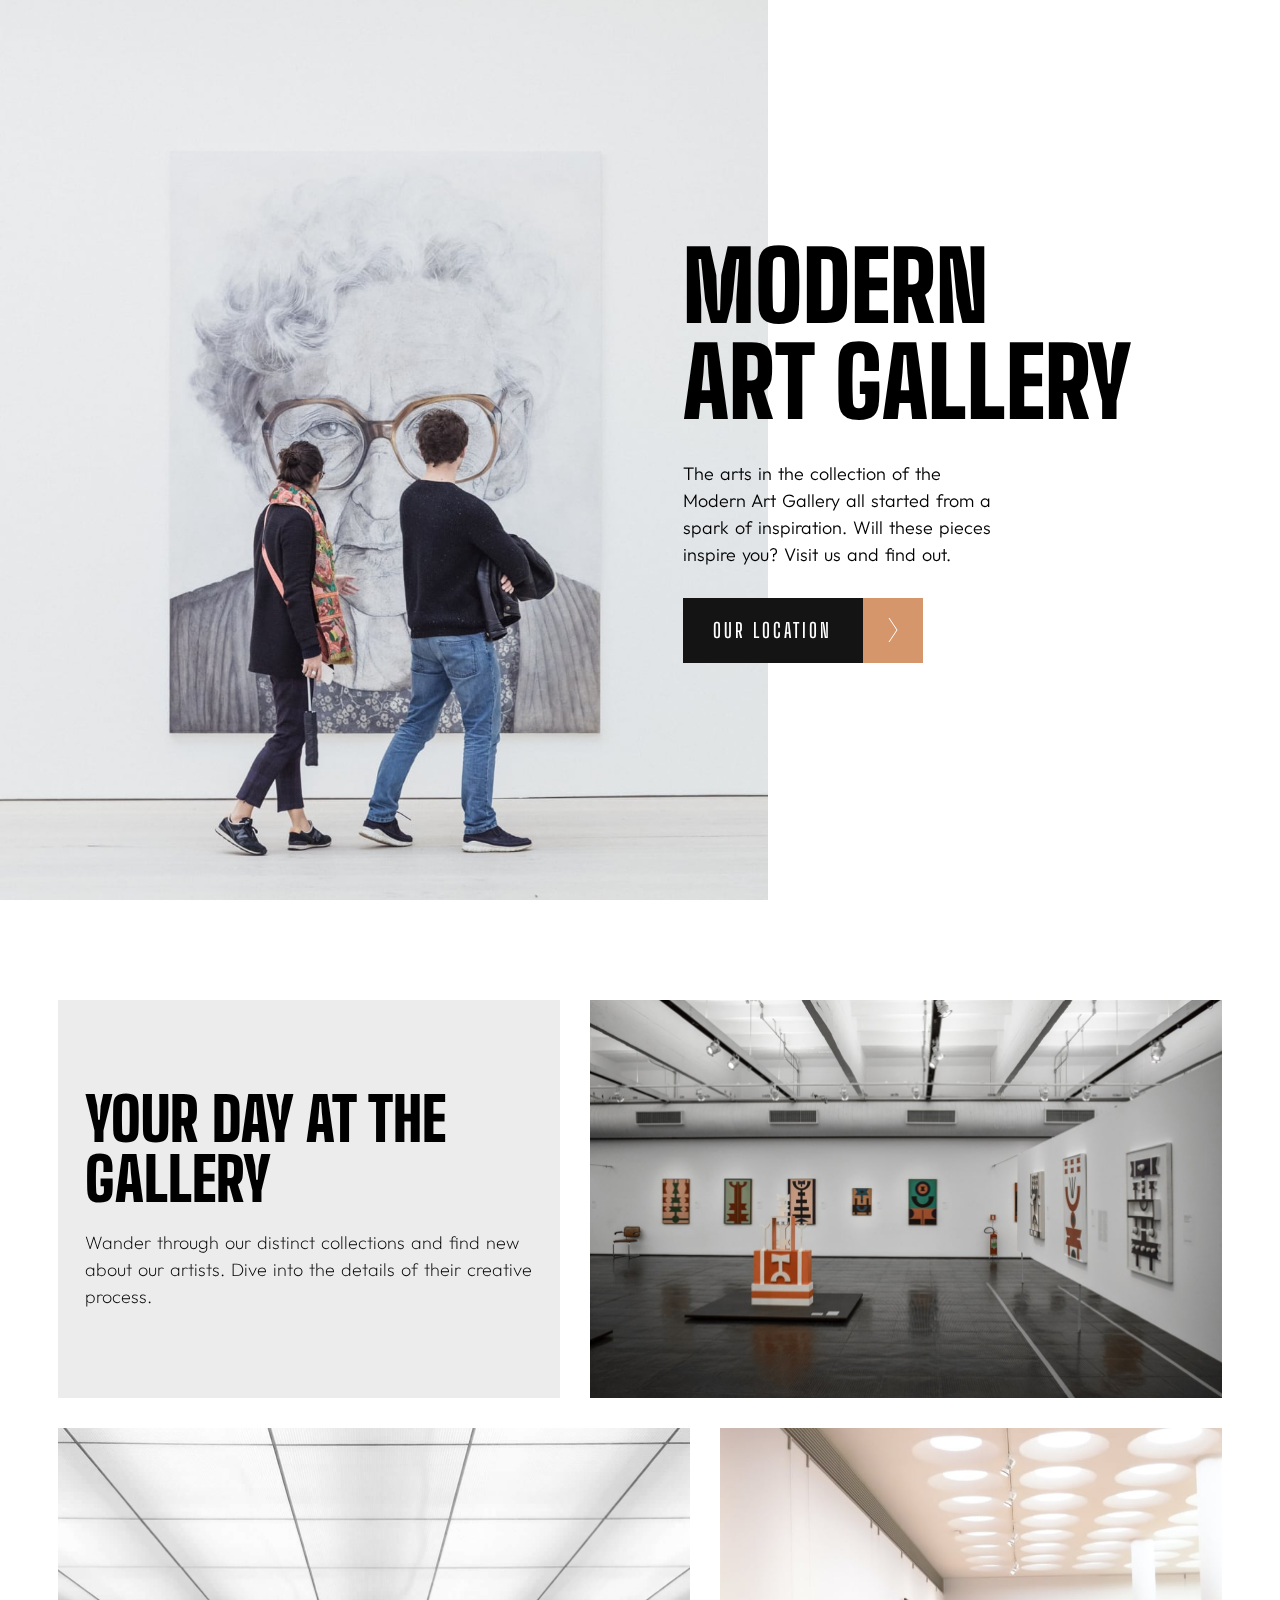
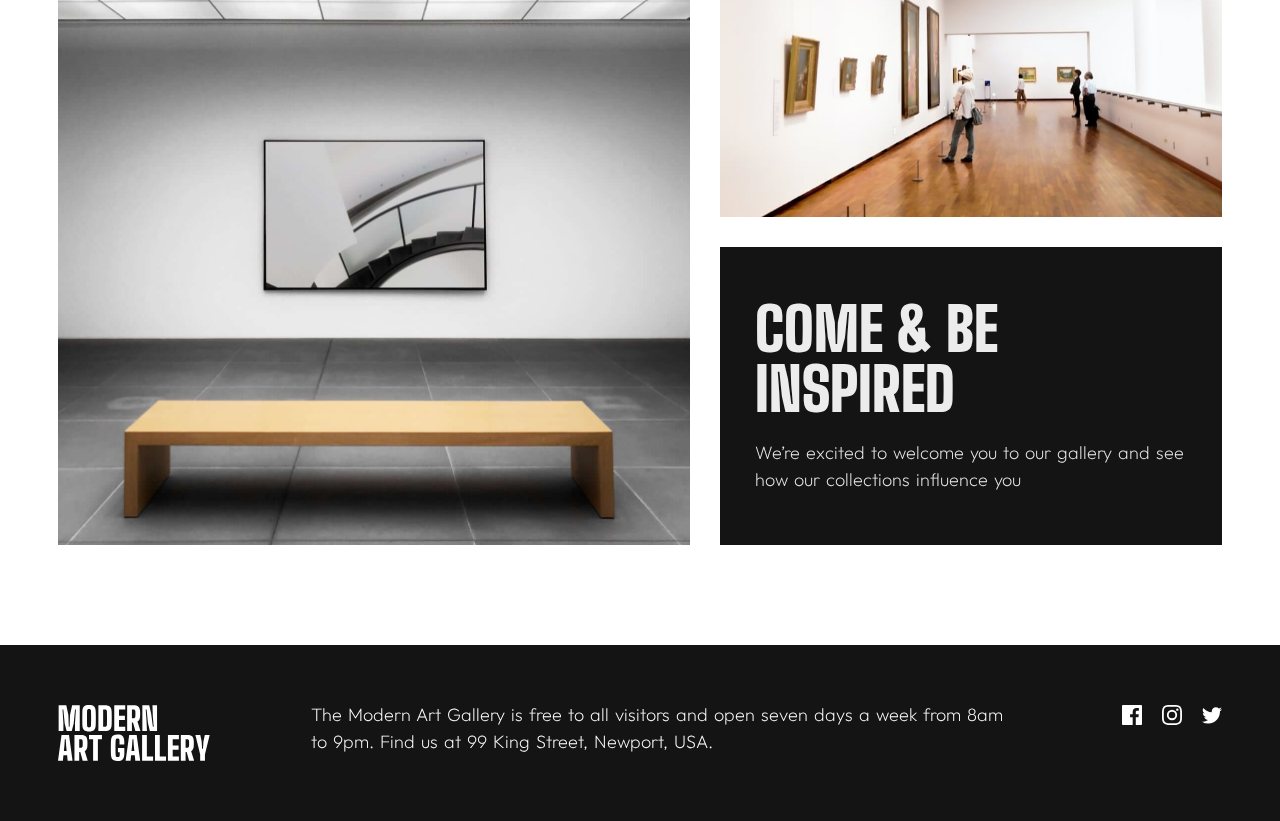
<file: index.html>
<!DOCTYPE html>
<html lang="en">
<head>
  <meta charset="UTF-8">
  <meta name="viewport" content="width=device-width, initial-scale=1.0">
  <link rel="stylesheet" href="./styles-compiled/index.css">
  <title>Art gallery website</title>
</head>
<body>
  <!--Aditional configuration-->
  <h1 style="display: none;">Art gallery website</h1>
  <svg style="display: none;">
    <symbol id="arrow-right"  width="10" height="24" fill="currentColor">
      <path stroke="#FFF" fill="none" d="m1 0 8 12-8 12"/>
    </symbol>
    <symbol id="facebook" width="20" height="20">
      <path d="M18.896 0H1.104C.494 0 0 .494 0 1.104v17.793C0 19.506.494 20 1.104 20h9.58v-7.745H8.076V9.237h2.606V7.01c0-2.583 1.578-3.99 3.883-3.99 1.104 0 2.052.082 2.329.119v2.7h-1.598c-1.254 0-1.496.597-1.496 1.47v1.928h2.989l-.39 3.018h-2.6V20h5.098c.608 0 1.102-.494 1.102-1.104V1.104C20 .494 19.506 0 18.896 0Z" fill="#FFF"/>
    </symbol>
    <symbol id="instagram" width="20" height="20">
      <path d="M10 1.802c2.67 0 2.987.01 4.042.059 2.71.123 3.975 1.409 4.099 4.099.048 1.054.057 1.37.057 4.04 0 2.672-.01 2.988-.057 4.042-.124 2.687-1.387 3.975-4.1 4.099-1.054.048-1.37.058-4.041.058-2.67 0-2.987-.01-4.04-.058-2.718-.124-3.977-1.416-4.1-4.1-.048-1.054-.058-1.37-.058-4.041 0-2.67.01-2.986.058-4.04.124-2.69 1.387-3.977 4.1-4.1 1.054-.048 1.37-.058 4.04-.058ZM10 0C7.284 0 6.944.012 5.877.06 2.246.227.227 2.242.061 5.877.01 6.944 0 7.284 0 10s.012 3.057.06 4.123c.167 3.632 2.182 5.65 5.817 5.817 1.067.048 1.407.06 4.123.06s3.057-.012 4.123-.06c3.629-.167 5.652-2.182 5.816-5.817.05-1.066.061-1.407.061-4.123s-.012-3.056-.06-4.122C19.777 2.249 17.76.228 14.124.06 13.057.01 12.716 0 10 0Zm0 4.865a5.135 5.135 0 1 0 0 10.27 5.135 5.135 0 0 0 0-10.27Zm0 8.468a3.333 3.333 0 1 1 0-6.666 3.333 3.333 0 0 1 0 6.666Zm5.338-9.87a1.2 1.2 0 1 0 0 2.4 1.2 1.2 0 0 0 0-2.4Z" fill="#FFF"/>
    </symbol>
    <symbol id="twitter" width="20" height="17">
      <path d="M20 2.172a8.192 8.192 0 0 1-2.357.646 4.11 4.11 0 0 0 1.805-2.27 8.22 8.22 0 0 1-2.606.996A4.096 4.096 0 0 0 13.847.248c-2.65 0-4.596 2.472-3.998 5.037A11.648 11.648 0 0 1 1.392 1a4.109 4.109 0 0 0 1.27 5.478 4.086 4.086 0 0 1-1.858-.513c-.045 1.9 1.318 3.679 3.291 4.075a4.113 4.113 0 0 1-1.853.07 4.106 4.106 0 0 0 3.833 2.849A8.25 8.25 0 0 1 0 14.658a11.616 11.616 0 0 0 6.29 1.843c7.618 0 11.923-6.434 11.663-12.205A8.354 8.354 0 0 0 20 2.172Z" fill="#FFF"/>
    </symbol>
    <symbol id="location" width="66" height="88">
      <g fill="none" fill-rule="evenodd"><path d="M0 56V0h66v56H45L33 88 21 56H0Z" fill="#151515"/><circle fill="#D5966C" cx="33" cy="28" r="12"/></g>
    </symbol>
  </svg>
  <!--Main-->
  <main>
    <section class="section1">
      <img src="assets/images/hero-mobile.jpg" alt="hero">
      <img src="assets/images/hero.jpg" alt="hero">
        <article>
          <h2>MODERN <br> ART GALLERY</h2>
          <aside>
            <p>
              The arts in the collection of the Modern Art Gallery all started from a spark of inspiration. Will these pieces inspire you? Visit us and find out.
            </p>
            <button>
              <a href="location.html">
                <span>OUR LOCATION</span>
                <span>
                  <svg class="arrow-right">
                    <use href="#arrow-right"></use>
                  </svg>
                </span>
              </a>
            </button>
          </aside>
        </article>
    </section>
    <section class="section2">
      <ul>
        <li>
          <h3>YOUR DAY AT THE GALLERY</h3>
          <p>Wander through our distinct collections and find new about our artists. Dive into the details of their creative process.</p>
        </li>
        <li>
          <img src="assets/images/grid-1.jpg" alt="grid-1">
        </li>
        <li>
          <img src="assets/images/grid-2.jpg" alt="grid-2">
        </li>
        <li>
          <img src="assets/images/grid-3.jpg" alt="grid-3">
        </li>
        <li>
          <h3>COME & BE INSPIRED</h3>
          <p>We’re excited to welcome you to our gallery and see how our collections influence you</p>
        </li>
      </ul>
    </section>
  </main>
  <!--Footer-->
  <footer class="footer_main">
    <img src="assets/icons/logo-light.svg" alt="logo" draggable="false">
    <p>The Modern Art Gallery is free to all visitors and open seven days a week from 8am to 9pm. Find us at 99 King Street, Newport, USA.</p>
    <div class="icons">
      <svg class="facebook">
        <use href="#facebook"></use>
      </svg>
      <svg class="instagram">
        <use href="#instagram"></use>
      </svg>
      <svg class="twitter">
        <use href="#twitter"></use>
      </svg>
    </div>
  </footer>
</div>
</body>
</html>
</file>
<file: styles-compiled/index.css>
@import"https://fonts.googleapis.com/css2?family=Big+Shoulders+Display:wght@100;200;300;400;500;600;700;800;900&family=Outfit:wght@100;200;300;400;500;600;700;800&display=swap";h2,h3,h4,button{font-family:"Big Shoulders Display",sans-serif;font-weight:900;line-height:100%}p{font-family:"Outfit",sans-serif;line-height:150%;word-spacing:2px;font-weight:200}h2{font-size:clamp(6rem,8vw,9.6rem)}h3{font-size:clamp(5rem,5vw,6rem)}h4{font-size:clamp(2.8rem,3vw,3.6rem)}p{font-size:clamp(1.6rem,2vw,1.8rem)}button{font-size:clamp(1.7rem,2vw,2rem)}a{font-size:inherit}span{font-size:inherit}*{-webkit-tap-highlight-color:rgba(0,0,0,0);font-size:62.5%;box-sizing:border-box;padding:0;margin:0;border:none;text-decoration:none}button:active{opacity:.7}body{max-width:2000px;margin-inline:auto}body::-webkit-scrollbar{width:1rem}body::-webkit-scrollbar-thumb{background-color:#d5966c;width:1rem}.arrow-left{width:1rem}.arrow-right{width:1rem}.facebook{width:2rem}.instagram{width:2rem}.twitter{width:2rem}.location{width:6.6rem}.arrow-left{height:2.4rem}.arrow-right{height:2.4rem}.facebook{height:2rem}.instagram{height:2rem}.twitter{height:1.7rem}.location{height:8.8rem}.section1{display:flex;flex-direction:column;gap:3rem}.section1 img:nth-child(1){width:100%;-o-object-fit:cover;object-fit:cover}.section1 img:nth-child(2){display:none}.section1 article{display:flex;flex-direction:column;gap:3rem;margin-inline:4.5%}.section1 article aside{display:flex;flex-direction:column;gap:3rem}.section1 article aside button{width:-moz-fit-content;width:fit-content;font-weight:600}.section1 article aside button a{height:5rem;width:20rem;letter-spacing:.3rem;display:grid;grid-template-columns:3fr 1fr}.section1 article aside button a span{height:100%;display:flex;align-items:center;justify-content:center;padding-inline:1rem}.section1 article aside button a span:first-child{background-color:#141414;color:#fff}.section1 article aside button a span:last-child{background-color:#d5966c;color:#fff}.section1 article aside p{font-weight:300}@media(min-width: 768px){.section1{height:100vh;flex-direction:row}.section1 img:nth-child(1){display:none}.section1 img:nth-child(2){display:block;width:60%;height:100%;-o-object-fit:cover;object-fit:cover}.section1 article{justify-content:center;margin-inline:0;margin-left:-9%}.section1 article aside{max-width:32rem}.section1 article aside button{width:-moz-fit-content;width:fit-content;font-weight:600}.section1 article aside button a{height:6.5rem;width:24rem;letter-spacing:.3rem;display:grid;grid-template-columns:3fr 1fr}.section1 article aside button a span{height:100%;display:flex;align-items:center;justify-content:center;padding-inline:1rem}.section1 article aside button a span:first-child{background-color:#141414;color:#fff}.section1 article aside button a span:last-child{background-color:#d5966c;color:#fff}}@media(min-width: 1450px){.section1{position:relative;background:linear-gradient(90deg, #141414 0 33%, transparent 33% 66%, #FFFFFF 66% 100%);font-weight:200}.section1 img:nth-child(2){position:absolute;width:33%;top:0;left:33%;z-index:-1}.section1 article{width:100%;flex-direction:row;justify-content:space-between;margin-inline:14.4%;margin-right:26rem;padding-top:17rem}.section1 article aside{gap:6rem}.section1 article aside button{width:-moz-fit-content;width:fit-content;font-weight:600}.section1 article aside button a{height:7.6rem;width:26rem;letter-spacing:.3rem;display:grid;grid-template-columns:3fr 1fr}.section1 article aside button a span{height:100%;display:flex;align-items:center;justify-content:center;padding-inline:1rem}.section1 article aside button a span:first-child{background-color:#141414;color:#fff}.section1 article aside button a span:last-child{background-color:#d5966c;color:#fff}.section1 article aside p{font-weight:100}.section1 article h2,.section1 article p{mix-blend-mode:difference;color:#fff}}.section2 ul{display:grid;grid-template-columns:1fr;margin-inline:4.5%;gap:2rem;margin-top:10rem}.section2 ul li{display:flex;flex-direction:column;gap:2rem;overflow:hidden;transition:.3s}.section2 ul li:nth-child(1){order:2}.section2 ul li:nth-child(2){order:1}.section2 ul li:nth-child(3){order:3}.section2 ul li:nth-child(4){order:4}.section2 ul li:nth-child(5){order:5}.section2 ul li:last-child{background-color:#141414;color:#ececec;mix-blend-mode:difference;padding:3rem 2rem}.section2 ul li:last-child:hover{color:#141414;background-color:#ececec}.section2 ul li img{width:100%;height:100%;-o-object-fit:cover;object-fit:cover;transition:.3s}.section2 ul li img:hover{filter:saturate(150%);transform:scale(1.1)}@media(min-width: 768px){.section2 ul{gap:3rem;grid-template-columns:1fr 10rem 1fr;grid-template-rows:1fr auto auto;grid-template-areas:"item1 item2 item2" "item3 item3 item4" "item3 item3 item5"}.section2 ul li:nth-child(1){order:1}.section2 ul li:nth-child(2){order:2}.section2 ul li:nth-child(3){order:3}.section2 ul li:nth-child(4){order:4}.section2 ul li:nth-child(5){order:5}.section2 ul li:nth-child(1){grid-area:item1}.section2 ul li:nth-child(2){grid-area:item2}.section2 ul li:nth-child(3){grid-area:item3}.section2 ul li:nth-child(4){grid-area:item4}.section2 ul li:nth-child(5){grid-area:item5}.section2 ul li:first-child{padding:3rem 2.7rem;background-color:#ececec}.section2 ul li:first-child:hover{background-color:#141414;color:#ececec}.section2 ul li:last-child{padding:3.5rem}.section2 ul li:first-child,.section2 ul li:last-child{justify-content:center}}@media(min-width: 1450px){.section2 ul{margin-inline:14.4%;grid-template-columns:1fr 17rem 1fr;letter-spacing:1px}.section2 ul li:last-child{padding:6rem 8rem 6rem 4rem}}.footer_main,.locationpage .footer-map-page{background-color:#141414;color:#fff;display:flex;flex-direction:column;align-items:start;gap:3rem;padding-block:6rem;padding-inline:4.5%;margin-top:10rem}.footer_main img,.locationpage .footer-map-page img{min-width:clamp(12rem,12vw,16rem)}.footer_main .icons,.locationpage .footer-map-page .icons{display:flex;align-items:center;gap:2rem}@media(min-width: 768px){.footer_main,.locationpage .footer-map-page{flex-direction:row;gap:10rem}.footer_main p,.locationpage .footer-map-page p{margin-top:-0.45rem}}@media(min-width: 1450px){.footer_main,.locationpage .footer-map-page{padding-inline:14.4%;gap:18rem}}.locationpage .map-section{height:80vh}.locationpage .map-section #map{width:100%;height:100%;position:relative;z-index:0}.locationpage .map-section #map .layerContainer{filter:saturate(0)}.locationpage .map-section button{width:-moz-fit-content;width:fit-content;font-weight:600;position:absolute;top:0rem;left:20vw}.locationpage .map-section button a{height:5rem;width:20rem;letter-spacing:.3rem;display:grid;grid-template-columns:1fr 3fr}.locationpage .map-section button a span{height:100%;display:flex;align-items:center;justify-content:center;padding-inline:1rem}.locationpage .map-section button a span:first-child{background-color:#141414;color:#fff}.locationpage .map-section button a span:last-child{background-color:#d5966c;color:#fff}.locationpage .our-location-section,.locationpage .our-location-section aside{padding-inline:4.5%;padding-block:5rem;background-color:#141414;color:#fff;display:grid;grid-template-columns:1fr;gap:3rem}.locationpage .our-location-section aside{padding:0}.locationpage .our-location-section aside h4{color:#d5966c}.locationpage .footer-map-page{margin-top:0;background-color:#d5966c}@media(min-width: 768px){.locationpage .map-section button{width:-moz-fit-content;width:fit-content;font-weight:600}.locationpage .map-section button a{height:6.5rem;width:24rem;letter-spacing:.3rem;display:grid;grid-template-columns:1fr 3fr}.locationpage .map-section button a span{height:100%;display:flex;align-items:center;justify-content:center;padding-inline:1rem}.locationpage .map-section button a span:first-child{background-color:#141414;color:#fff}.locationpage .map-section button a span:last-child{background-color:#d5966c;color:#fff}.locationpage .our-location-section,.locationpage .our-location-section aside{padding-block:10rem;grid-template-columns:1fr 1fr}.locationpage .our-location-section aside{padding:0;grid-template-columns:1fr}}@media(min-width: 1450px){.locationpage .map-section button{width:-moz-fit-content;width:fit-content;font-weight:600}.locationpage .map-section button a{height:7.6rem;width:26rem;letter-spacing:.3rem;display:grid;grid-template-columns:1fr 3fr}.locationpage .map-section button a span{height:100%;display:flex;align-items:center;justify-content:center;padding-inline:1rem}.locationpage .map-section button a span:first-child{background-color:#141414;color:#fff}.locationpage .map-section button a span:last-child{background-color:#d5966c;color:#fff}.locationpage .our-location-section,.locationpage .our-location-section aside{padding-inline:14.4%}}/*# sourceMappingURL=index.css.map */
</file>
